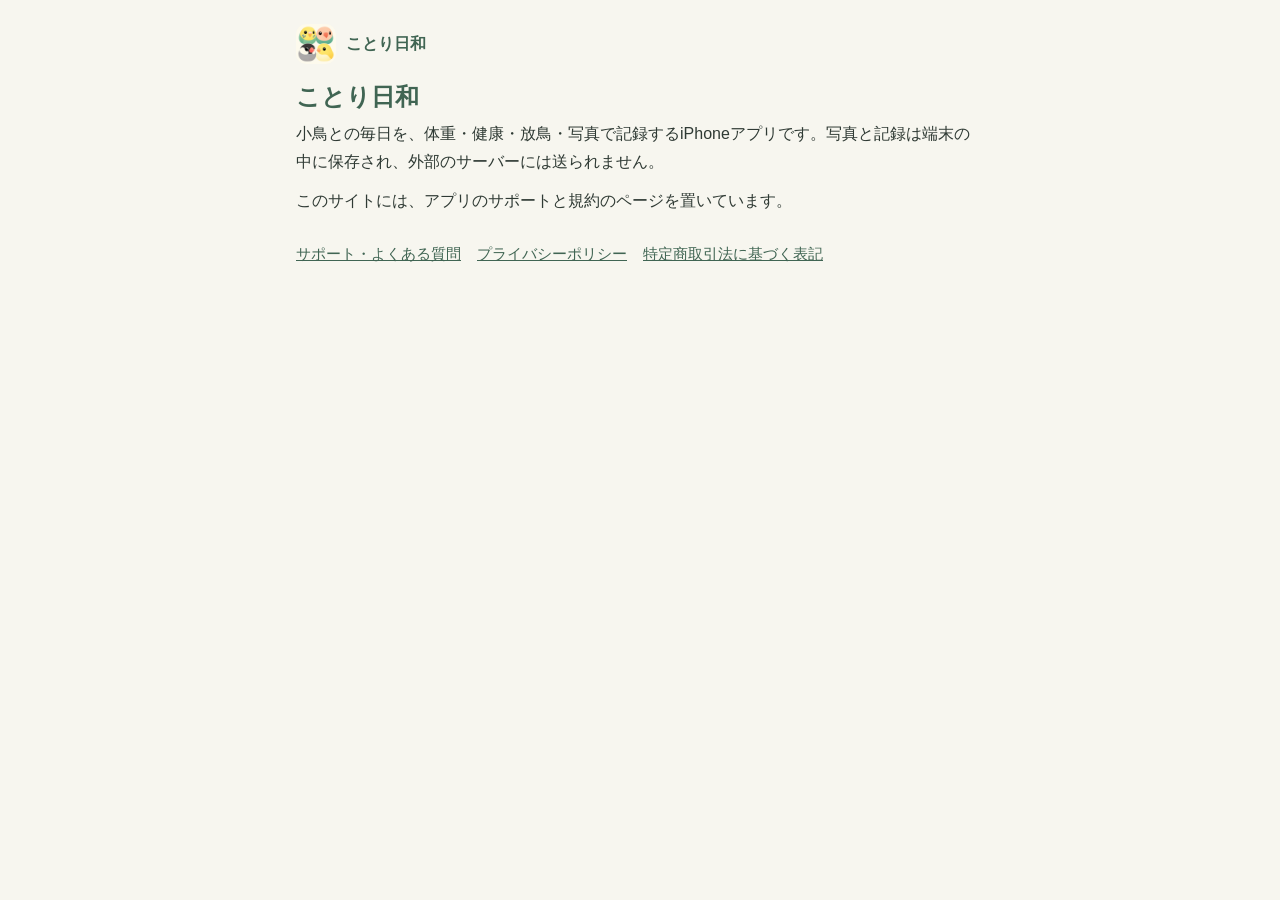
<file: index.html>
<!doctype html>
<html lang="ja">
<head>
  <meta charset="utf-8"><meta name="viewport" content="width=device-width,initial-scale=1,viewport-fit=cover">
  <meta http-equiv="Content-Security-Policy" content="default-src 'self'; style-src 'self'; img-src 'self'; object-src 'none'; base-uri 'self'; form-action 'none'">
  <meta name="theme-color" content="#406553">
  <title>ことり日和</title>
  <link rel="stylesheet" href="./legal.css">
</head>
<body>
<div class="wrap">
  <header><img src="./icon-inko-192.png" alt=""><a href="./">ことり日和</a></header>

  <h1>ことり日和</h1>
  <p>小鳥との毎日を、体重・健康・放鳥・写真で記録するiPhoneアプリです。写真と記録は端末の中に保存され、外部のサーバーには送られません。</p>
  <p>このサイトには、アプリのサポートと規約のページを置いています。</p>

  <nav class="links"><a href="./support.html">サポート・よくある質問</a><a href="./privacy.html">プライバシーポリシー</a><a href="./tokushoho.html">特定商取引法に基づく表記</a></nav>
</div>
</body>
</html>
</file>
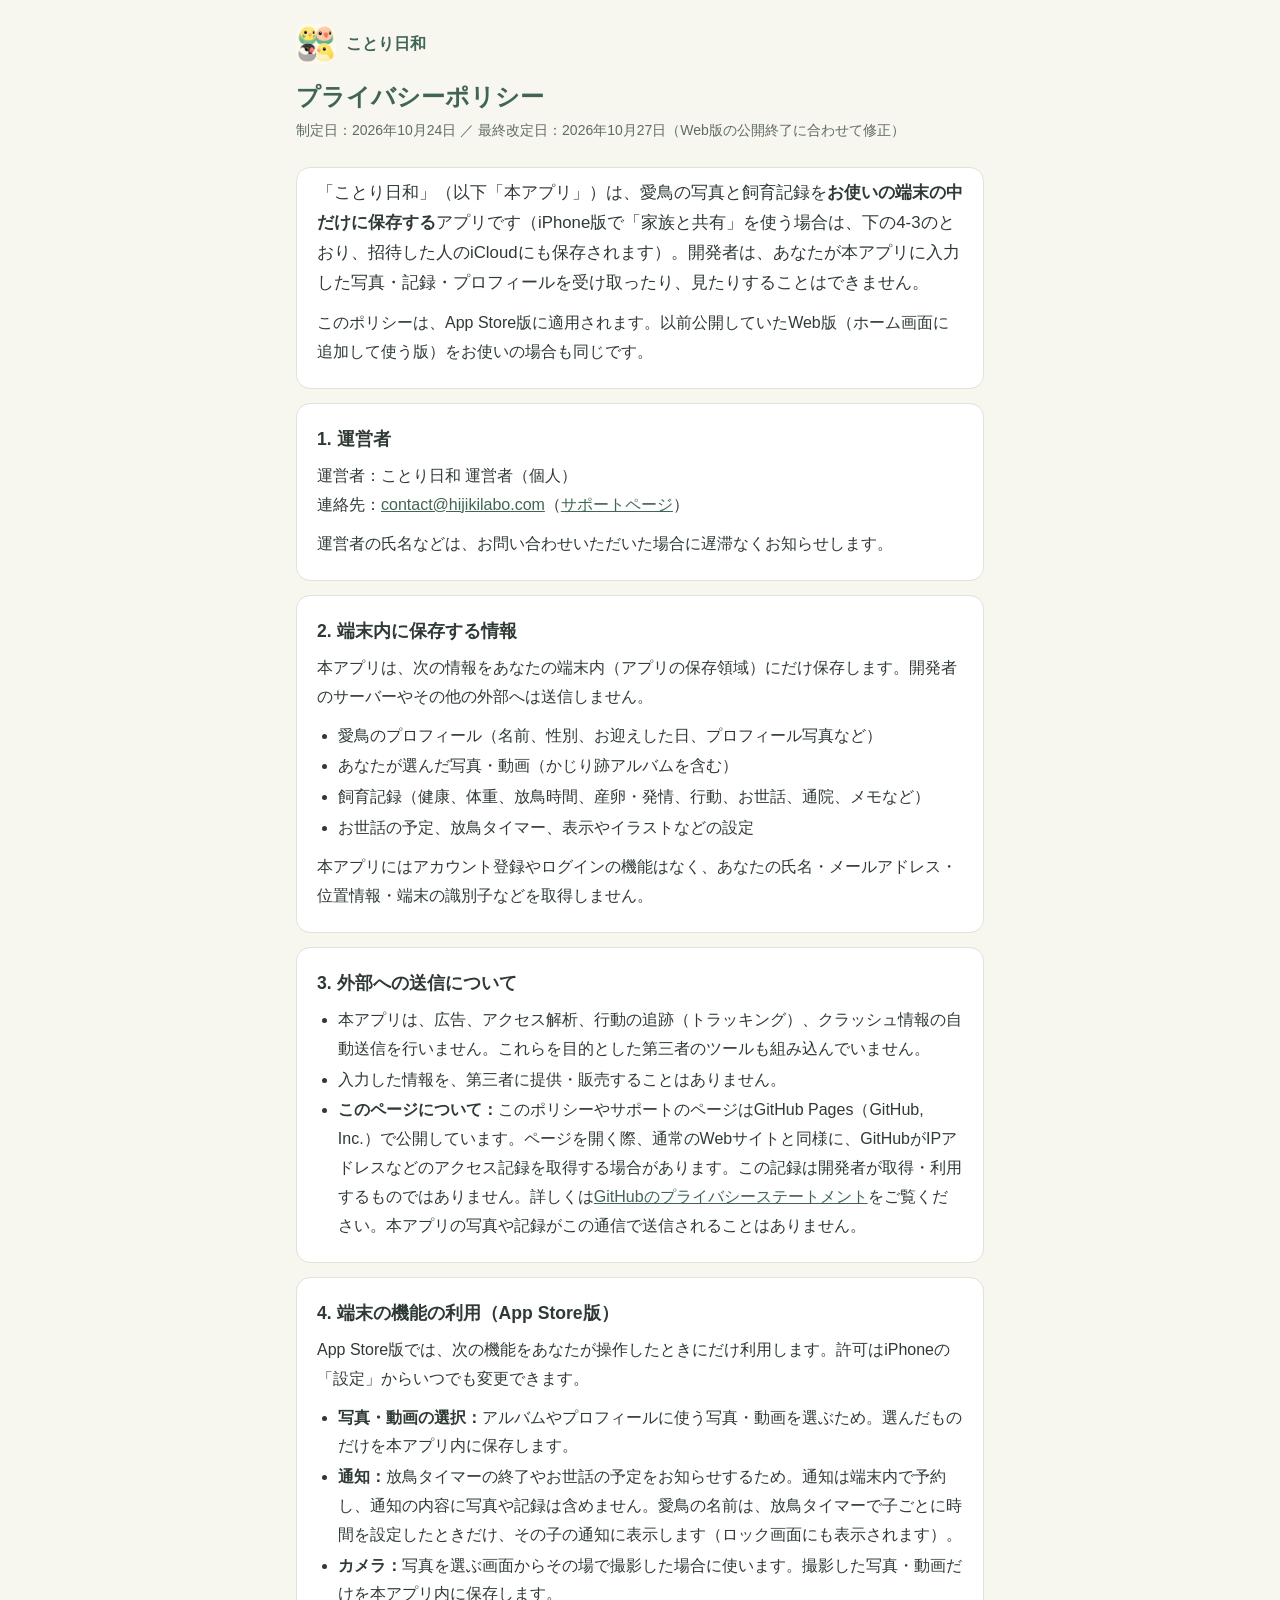
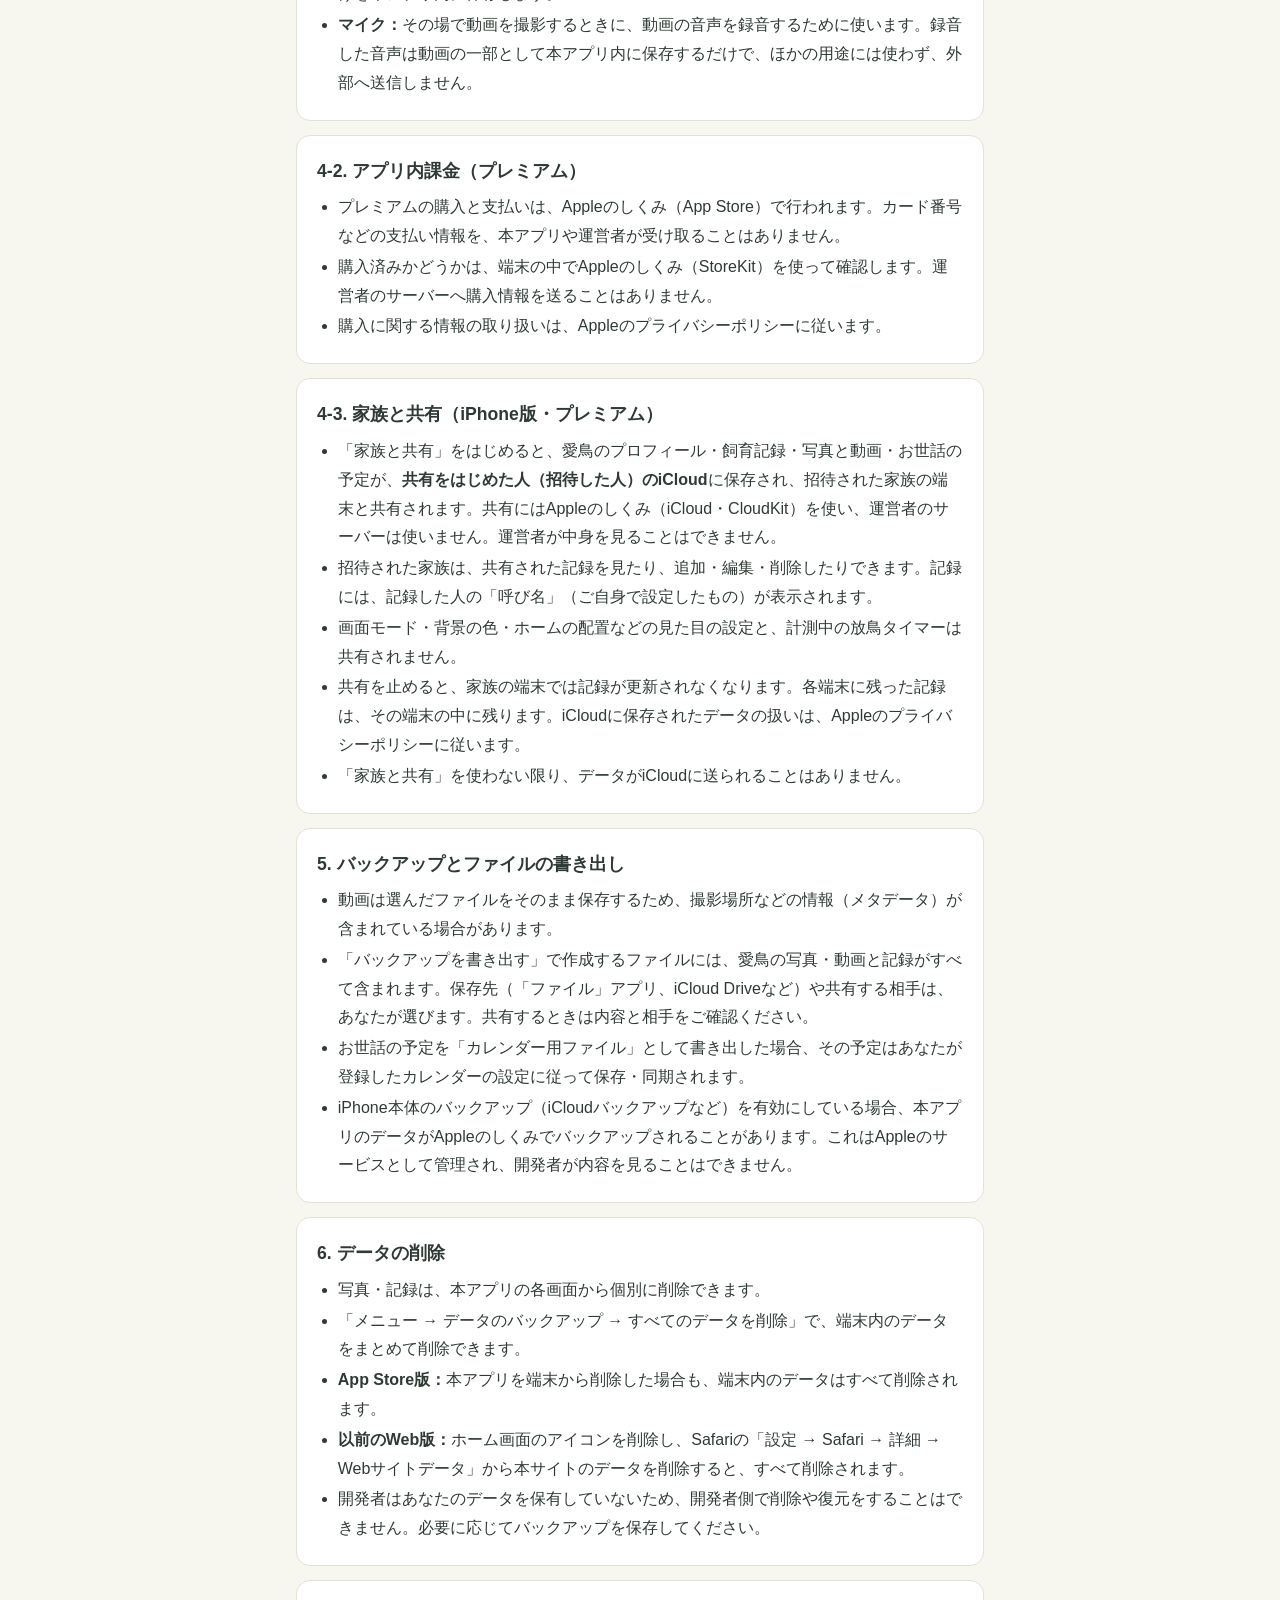
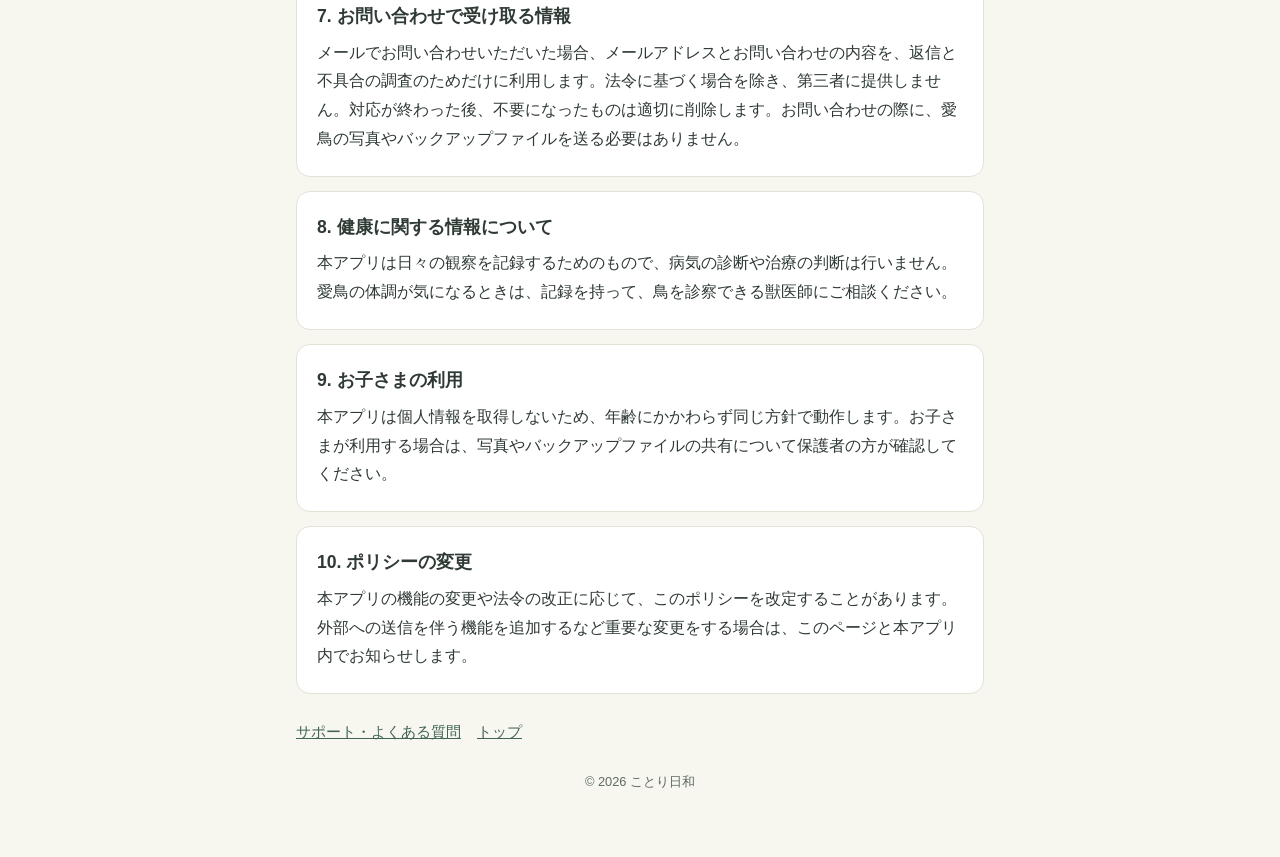
<file: privacy.html>
<!doctype html>
<html lang="ja">
<head>
  <meta charset="utf-8"><meta name="viewport" content="width=device-width,initial-scale=1,viewport-fit=cover">
  <meta http-equiv="Content-Security-Policy" content="default-src 'self'; style-src 'self'; img-src 'self'; object-src 'none'; base-uri 'self'; form-action 'none'">
  <meta name="theme-color" content="#406553">
  <title>プライバシーポリシー · ことり日和</title>
  <link rel="stylesheet" href="./legal.css">
</head>
<body>
<div class="wrap">
  <header><img src="./icon-inko-192.png" alt=""><a href="./">ことり日和</a></header>
  <h1>プライバシーポリシー</h1>
  <p class="meta">制定日：2026年10月24日 ／ 最終改定日：2026年10月27日（Web版の公開終了に合わせて修正）</p>

  <section>
    <p class="lead">「ことり日和」（以下「本アプリ」）は、愛鳥の写真と飼育記録を<strong>お使いの端末の中だけに保存する</strong>アプリです（iPhone版で「家族と共有」を使う場合は、下の4-3のとおり、招待した人のiCloudにも保存されます）。開発者は、あなたが本アプリに入力した写真・記録・プロフィールを受け取ったり、見たりすることはできません。</p>
    <p>このポリシーは、App Store版に適用されます。以前公開していたWeb版（ホーム画面に追加して使う版）をお使いの場合も同じです。</p>
  </section>

  <section>
    <h2>1. 運営者</h2>
    <p>運営者：ことり日和 運営者（個人）<br>
    連絡先：<a href="mailto:contact@hijikilabo.com?subject=%E3%81%93%E3%81%A8%E3%82%8A%E6%97%A5%E5%92%8C%E3%81%AB%E3%81%A4%E3%81%84%E3%81%A6">contact@hijikilabo.com</a>（<a href="./support.html">サポートページ</a>）</p>
    <p>運営者の氏名などは、お問い合わせいただいた場合に遅滞なくお知らせします。</p>
  </section>

  <section>
    <h2>2. 端末内に保存する情報</h2>
    <p>本アプリは、次の情報をあなたの端末内（アプリの保存領域）にだけ保存します。開発者のサーバーやその他の外部へは送信しません。</p>
    <ul>
      <li>愛鳥のプロフィール（名前、性別、お迎えした日、プロフィール写真など）</li>
      <li>あなたが選んだ写真・動画（かじり跡アルバムを含む）</li>
      <li>飼育記録（健康、体重、放鳥時間、産卵・発情、行動、お世話、通院、メモなど）</li>
      <li>お世話の予定、放鳥タイマー、表示やイラストなどの設定</li>
    </ul>
    <p>本アプリにはアカウント登録やログインの機能はなく、あなたの氏名・メールアドレス・位置情報・端末の識別子などを取得しません。</p>
  </section>

  <section>
    <h2>3. 外部への送信について</h2>
    <ul>
      <li>本アプリは、広告、アクセス解析、行動の追跡（トラッキング）、クラッシュ情報の自動送信を行いません。これらを目的とした第三者のツールも組み込んでいません。</li>
      <li>入力した情報を、第三者に提供・販売することはありません。</li>
      <li><strong>このページについて：</strong>このポリシーやサポートのページはGitHub Pages（GitHub, Inc.）で公開しています。ページを開く際、通常のWebサイトと同様に、GitHubがIPアドレスなどのアクセス記録を取得する場合があります。この記録は開発者が取得・利用するものではありません。詳しくは<a href="https://docs.github.com/ja/site-policy/privacy-policies/github-general-privacy-statement" rel="noopener">GitHubのプライバシーステートメント</a>をご覧ください。本アプリの写真や記録がこの通信で送信されることはありません。</li>
    </ul>
  </section>

  <section>
    <h2>4. 端末の機能の利用（App Store版）</h2>
    <p>App Store版では、次の機能をあなたが操作したときにだけ利用します。許可はiPhoneの「設定」からいつでも変更できます。</p>
    <ul>
      <li><strong>写真・動画の選択：</strong>アルバムやプロフィールに使う写真・動画を選ぶため。選んだものだけを本アプリ内に保存します。</li>
      <li><strong>通知：</strong>放鳥タイマーの終了やお世話の予定をお知らせするため。通知は端末内で予約し、通知の内容に写真や記録は含めません。愛鳥の名前は、放鳥タイマーで子ごとに時間を設定したときだけ、その子の通知に表示します（ロック画面にも表示されます）。</li>
      <li><strong>カメラ：</strong>写真を選ぶ画面からその場で撮影した場合に使います。撮影した写真・動画だけを本アプリ内に保存します。</li>
      <li><strong>マイク：</strong>その場で動画を撮影するときに、動画の音声を録音するために使います。録音した音声は動画の一部として本アプリ内に保存するだけで、ほかの用途には使わず、外部へ送信しません。</li>
    </ul>
  </section>

  <section>
    <h2>4-2. アプリ内課金（プレミアム）</h2>
    <ul>
      <li>プレミアムの購入と支払いは、Appleのしくみ（App Store）で行われます。カード番号などの支払い情報を、本アプリや運営者が受け取ることはありません。</li>
      <li>購入済みかどうかは、端末の中でAppleのしくみ（StoreKit）を使って確認します。運営者のサーバーへ購入情報を送ることはありません。</li>
      <li>購入に関する情報の取り扱いは、Appleのプライバシーポリシーに従います。</li>
    </ul>
  </section>

  <section>
    <h2>4-3. 家族と共有（iPhone版・プレミアム）</h2>
    <ul>
      <li>「家族と共有」をはじめると、愛鳥のプロフィール・飼育記録・写真と動画・お世話の予定が、<strong>共有をはじめた人（招待した人）のiCloud</strong>に保存され、招待された家族の端末と共有されます。共有にはAppleのしくみ（iCloud・CloudKit）を使い、運営者のサーバーは使いません。運営者が中身を見ることはできません。</li>
      <li>招待された家族は、共有された記録を見たり、追加・編集・削除したりできます。記録には、記録した人の「呼び名」（ご自身で設定したもの）が表示されます。</li>
      <li>画面モード・背景の色・ホームの配置などの見た目の設定と、計測中の放鳥タイマーは共有されません。</li>
      <li>共有を止めると、家族の端末では記録が更新されなくなります。各端末に残った記録は、その端末の中に残ります。iCloudに保存されたデータの扱いは、Appleのプライバシーポリシーに従います。</li>
      <li>「家族と共有」を使わない限り、データがiCloudに送られることはありません。</li>
    </ul>
  </section>

  <section>
    <h2>5. バックアップとファイルの書き出し</h2>
    <ul>
      <li>動画は選んだファイルをそのまま保存するため、撮影場所などの情報（メタデータ）が含まれている場合があります。</li>
      <li>「バックアップを書き出す」で作成するファイルには、愛鳥の写真・動画と記録がすべて含まれます。保存先（「ファイル」アプリ、iCloud Driveなど）や共有する相手は、あなたが選びます。共有するときは内容と相手をご確認ください。</li>
      <li>お世話の予定を「カレンダー用ファイル」として書き出した場合、その予定はあなたが登録したカレンダーの設定に従って保存・同期されます。</li>
      <li>iPhone本体のバックアップ（iCloudバックアップなど）を有効にしている場合、本アプリのデータがAppleのしくみでバックアップされることがあります。これはAppleのサービスとして管理され、開発者が内容を見ることはできません。</li>
    </ul>
  </section>

  <section>
    <h2>6. データの削除</h2>
    <ul>
      <li>写真・記録は、本アプリの各画面から個別に削除できます。</li>
      <li>「メニュー → データのバックアップ → すべてのデータを削除」で、端末内のデータをまとめて削除できます。</li>
      <li><strong>App Store版：</strong>本アプリを端末から削除した場合も、端末内のデータはすべて削除されます。</li>
      <li><strong>以前のWeb版：</strong>ホーム画面のアイコンを削除し、Safariの「設定 → Safari → 詳細 → Webサイトデータ」から本サイトのデータを削除すると、すべて削除されます。</li>
      <li>開発者はあなたのデータを保有していないため、開発者側で削除や復元をすることはできません。必要に応じてバックアップを保存してください。</li>
    </ul>
  </section>

  <section>
    <h2>7. お問い合わせで受け取る情報</h2>
    <p>メールでお問い合わせいただいた場合、メールアドレスとお問い合わせの内容を、返信と不具合の調査のためだけに利用します。法令に基づく場合を除き、第三者に提供しません。対応が終わった後、不要になったものは適切に削除します。お問い合わせの際に、愛鳥の写真やバックアップファイルを送る必要はありません。</p>
  </section>

  <section>
    <h2>8. 健康に関する情報について</h2>
    <p>本アプリは日々の観察を記録するためのもので、病気の診断や治療の判断は行いません。愛鳥の体調が気になるときは、記録を持って、鳥を診察できる獣医師にご相談ください。</p>
  </section>

  <section>
    <h2>9. お子さまの利用</h2>
    <p>本アプリは個人情報を取得しないため、年齢にかかわらず同じ方針で動作します。お子さまが利用する場合は、写真やバックアップファイルの共有について保護者の方が確認してください。</p>
  </section>

  <section>
    <h2>10. ポリシーの変更</h2>
    <p>本アプリの機能の変更や法令の改正に応じて、このポリシーを改定することがあります。外部への送信を伴う機能を追加するなど重要な変更をする場合は、このページと本アプリ内でお知らせします。</p>
  </section>

  <nav class="links"><a href="./support.html">サポート・よくある質問</a><a href="./">トップ</a></nav>
  <footer>© 2026 ことり日和</footer>
</div>
</body>
</html>
</file>
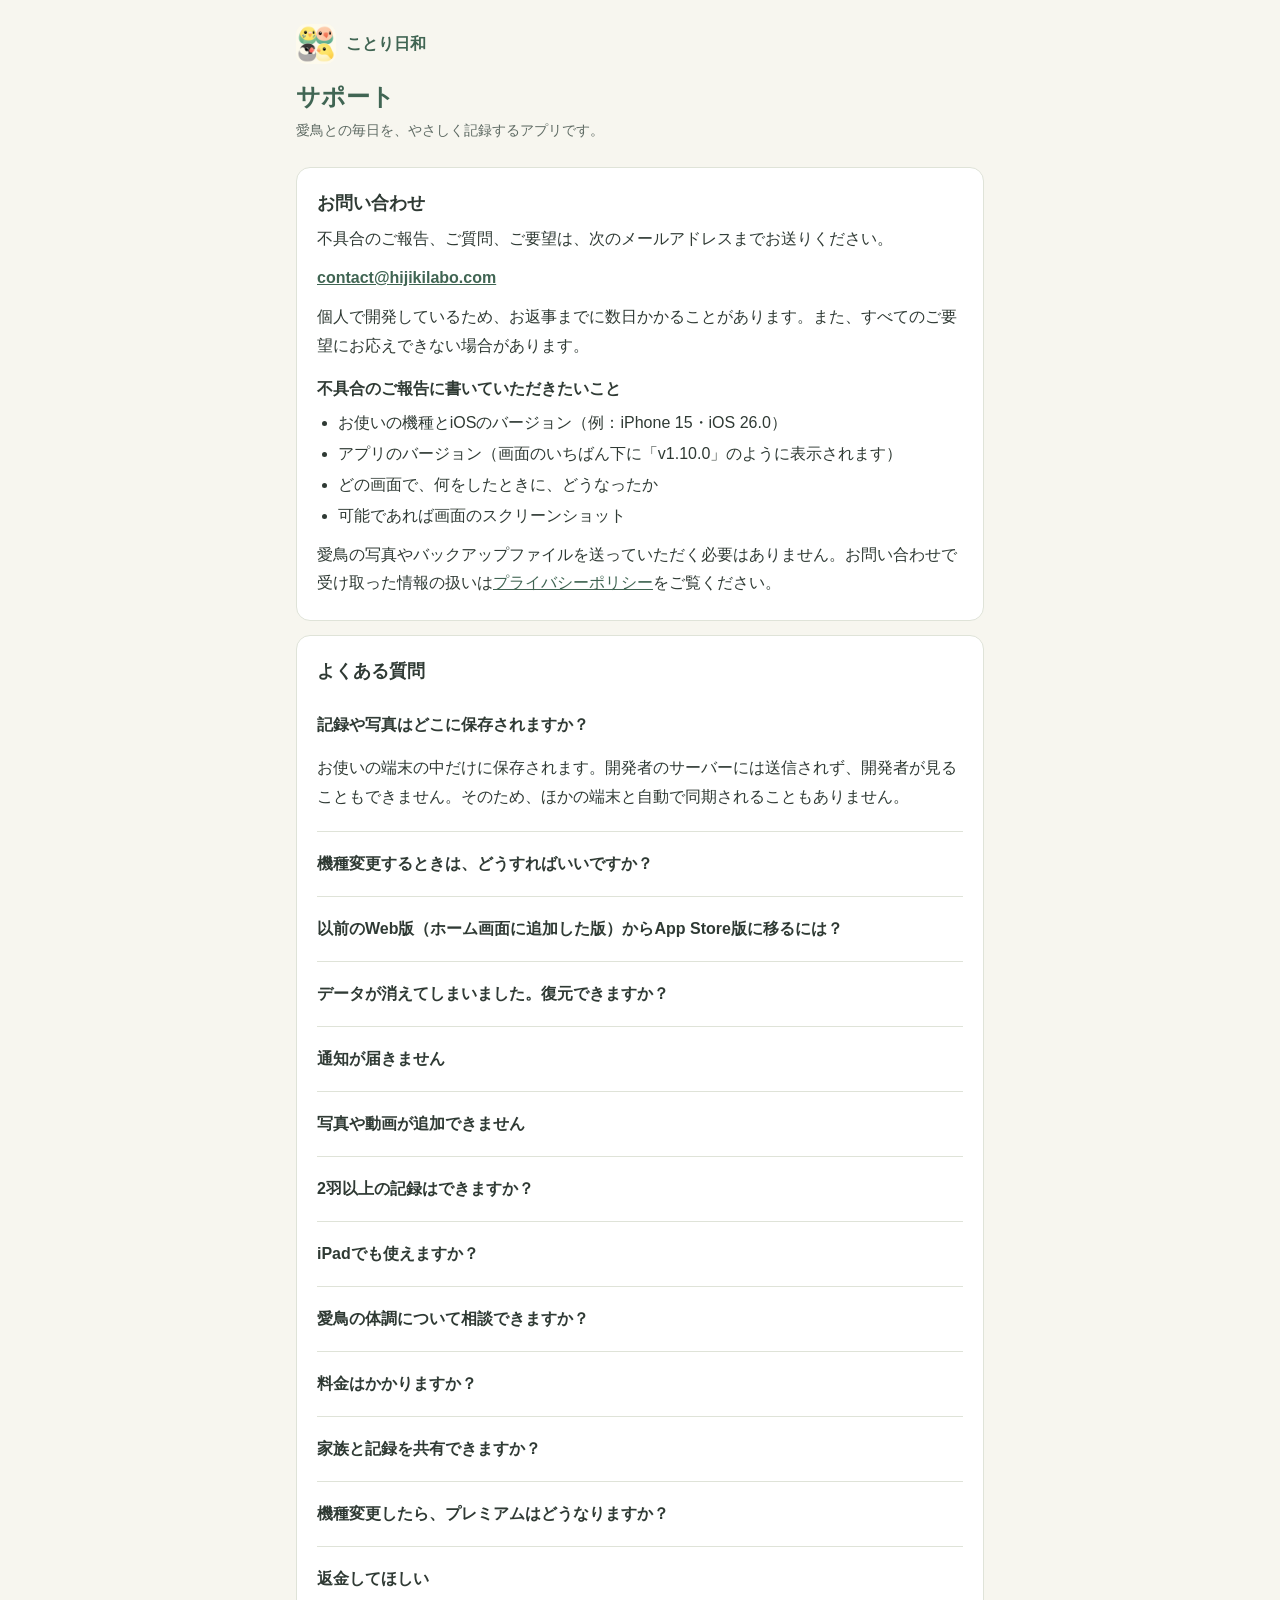
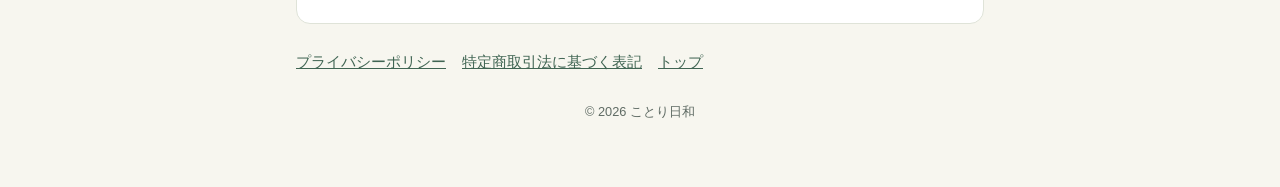
<file: support.html>
<!doctype html>
<html lang="ja">
<head>
  <meta charset="utf-8"><meta name="viewport" content="width=device-width,initial-scale=1,viewport-fit=cover">
  <meta http-equiv="Content-Security-Policy" content="default-src 'self'; style-src 'self'; img-src 'self'; object-src 'none'; base-uri 'self'; form-action 'none'">
  <meta name="theme-color" content="#406553">
  <title>サポート · ことり日和</title>
  <link rel="stylesheet" href="./legal.css">
</head>
<body>
<div class="wrap">
  <header><img src="./icon-inko-192.png" alt=""><a href="./">ことり日和</a></header>
  <h1>サポート</h1>
  <p class="meta">愛鳥との毎日を、やさしく記録するアプリです。</p>

  <section>
    <h2>お問い合わせ</h2>
    <p>不具合のご報告、ご質問、ご要望は、次のメールアドレスまでお送りください。</p>
    <p><strong><a href="mailto:contact@hijikilabo.com?subject=%E3%81%93%E3%81%A8%E3%82%8A%E6%97%A5%E5%92%8C%E3%81%AB%E3%81%A4%E3%81%84%E3%81%A6">contact@hijikilabo.com</a></strong></p>
    <p>個人で開発しているため、お返事までに数日かかることがあります。また、すべてのご要望にお応えできない場合があります。</p>
    <h3>不具合のご報告に書いていただきたいこと</h3>
    <ul>
      <li>お使いの機種とiOSのバージョン（例：iPhone 15・iOS 26.0）</li>
      <li>アプリのバージョン（画面のいちばん下に「v1.10.0」のように表示されます）</li>
      <li>どの画面で、何をしたときに、どうなったか</li>
      <li>可能であれば画面のスクリーンショット</li>
    </ul>
    <p>愛鳥の写真やバックアップファイルを送っていただく必要はありません。お問い合わせで受け取った情報の扱いは<a href="./privacy.html">プライバシーポリシー</a>をご覧ください。</p>
  </section>

  <section>
    <h2>よくある質問</h2>

    <details open>
      <summary>記録や写真はどこに保存されますか？</summary>
      <p>お使いの端末の中だけに保存されます。開発者のサーバーには送信されず、開発者が見ることもできません。そのため、ほかの端末と自動で同期されることもありません。</p>
    </details>

    <details>
      <summary>機種変更するときは、どうすればいいですか？</summary>
      <ol>
        <li>古い端末で「メニュー → データを持ち出す・戻す → バックアップを書き出す」を選び、「ファイル」アプリやiCloud Driveに保存します。</li>
        <li>新しい端末で本アプリを開き、「バックアップから復元」で保存したファイルを選びます。</li>
      </ol>
      <p>復元すると、新しい端末にあるデータはファイルの内容で置き換わります。実行中の放鳥タイマーは引き継がれません。</p>
      <p>「記録だけを書き出す」で作ったファイルには写真・動画が入っていません。機種変更のときは、写真も含む「バックアップを書き出す」を使ってください。「記録だけ」は、体重や健康の記録をこまめに残すためのものです。同じ端末で復元すると、端末の写真・動画はそのまま残ります。</p>
    </details>

    <details>
      <summary>以前のWeb版（ホーム画面に追加した版）からApp Store版に移るには？</summary>
      <p>Web版とApp Store版は保存場所が別のため、データは自動では引き継がれません。Web版でバックアップを書き出し、App Store版で復元してください。復元できたことを確かめるまでは、Web版を削除しないでください。</p>
    </details>

    <details>
      <summary>データが消えてしまいました。復元できますか？</summary>
      <p>開発者はデータを保有していないため、こちらで復元することはできません。書き出したバックアップファイルがあれば、そこから復元できます。大切な記録の後や週に1回程度、バックアップを保存しておくことをおすすめします。</p>
    </details>

    <details>
      <summary>通知が届きません</summary>
      <ul>
        <li>iPhoneの「設定 → 通知 → ことり日和」で通知が許可されているか確認してください。</li>
        <li>集中モードや消音の設定によっては、通知が表示されなかったり音が鳴らなかったりします。</li>
      </ul>
    </details>

    <details>
      <summary>写真や動画が追加できません</summary>
      <p>写真・動画は合計100件まで（iPhone版のプレミアムでは1,000件まで）保存できます。iPhone版の写真・動画は端末の空き容量も使います。上限に近い場合は、バックアップを書き出してから不要な写真や動画を削除してください。画像は1枚25MB以下、動画は1本8MB以下（iPhone版のプレミアムでは長さの制限なし）のものを選んでください。アルバムの「写真・動画を追加」では、複数の写真・動画をまとめて選べます。削除するときは「選択して削除」で複数を選び（「すべて選ぶ」も可）、まとめて削除できます。</p>
    </details>

    <details>
      <summary>2羽以上の記録はできますか？</summary>
      <p>はい。1羽目は無料で、2羽目からはプレミアム（買い切り）で登録できます。登録した子は画面上部で切り替えられ、体重や健康の記録、写真はそれぞれの子ごとに残ります。ご飯替え・水替え・掃除の予定はみんなで共通です。</p>
    </details>

    <details>
      <summary>iPadでも使えますか？</summary>
      <p>はい。iPhone版のアプリはiPadにも対応していて、大きな画面ではホームを2列に、アルバムを5〜6列に並べて表示します。同じApple IDなら、購入したプレミアムはiPadでも追加料金なしで使えます（「メニュー → プレミアム → 購入を復元」）。記録はそれぞれの端末の中に保存されるため、iPhoneとiPadで自動では同じになりません。iPadへ移すときは、iPhoneでバックアップを書き出し、iPadで復元してください。</p>
    </details>

    <details>
      <summary>愛鳥の体調について相談できますか？</summary>
      <p>本アプリは観察を記録するためのもので、病気の診断や、体重が適正かどうかの判定は行いません。開発者が健康相談にお答えすることもできません。気になる変化があるときは、記録を持って、鳥を診察できる動物病院にご相談ください。</p>
    </details>

    <details>
      <summary>料金はかかりますか？</summary>
      <p>記録・健康チェック・体重のお知らせ・放鳥タイマー・お世話の通知・アルバム（写真・動画100件まで）・写真を含むバックアップは無料でお使いいただけます。広告は表示しません。iPhone版の「プレミアム」（買い切り・月額なし）では、2羽目以降の登録、家族との共有、グラフの3か月・1年表示、受診用レポート（PDF・CSV・動物病院向けの1枚サマリー・CSVからの記録の追加）、記録だけのバックアップ、記念日カード、成長アルバム、背景の色・ホームの並び順・ホーム写真のレイアウトの変更、アイコンと放鳥タイマーにホームとは別の写真を使う設定、写真・動画1,000件までの保存（長い動画も可）、ロック画面の放鳥タイマーが使えます。価格は800円（税込）です。</p>
    </details>

    <details>
      <summary>家族と記録を共有できますか？</summary>
      <p>iPhone版で、プレミアムを購入した方が「メニュー → 家族と共有」から家族を招待できます。招待された家族は無料で参加でき、愛鳥・記録・写真・お世話の予定を一緒に使えます。記録はプレミアムを購入した方のiCloudに保存され、開発者のサーバーは使いません。1本8MBを超える動画は、今は共有されず、追加した端末だけに残ります。招待を受けて参加すると、その端末の今の記録は共有の記録に置き換わるので、先にバックアップを書き出してください。Android版での共有は今後の予定です。</p>
    </details>

    <details>
      <summary>機種変更したら、プレミアムはどうなりますか？</summary>
      <p>同じApple IDでサインインしていれば、新しい端末でも追加料金なしで使えます。アプリの「メニュー → プレミアム → 購入を復元」を押してください。記録や写真は、別途バックアップから復元してください。</p>
    </details>

    <details>
      <summary>返金してほしい</summary>
      <p>購入と支払いはAppleが管理しています。返金のご相談は、Appleの「<a href="https://reportaproblem.apple.com/" rel="noopener">問題を報告する</a>」からお手続きください。詳しくは<a href="./tokushoho.html">特定商取引法に基づく表記</a>をご覧ください。</p>
    </details>
  </section>

  <nav class="links"><a href="./privacy.html">プライバシーポリシー</a><a href="./tokushoho.html">特定商取引法に基づく表記</a><a href="./">トップ</a></nav>
  <footer>© 2026 ことり日和</footer>
</div>
</body>
</html>
</file>
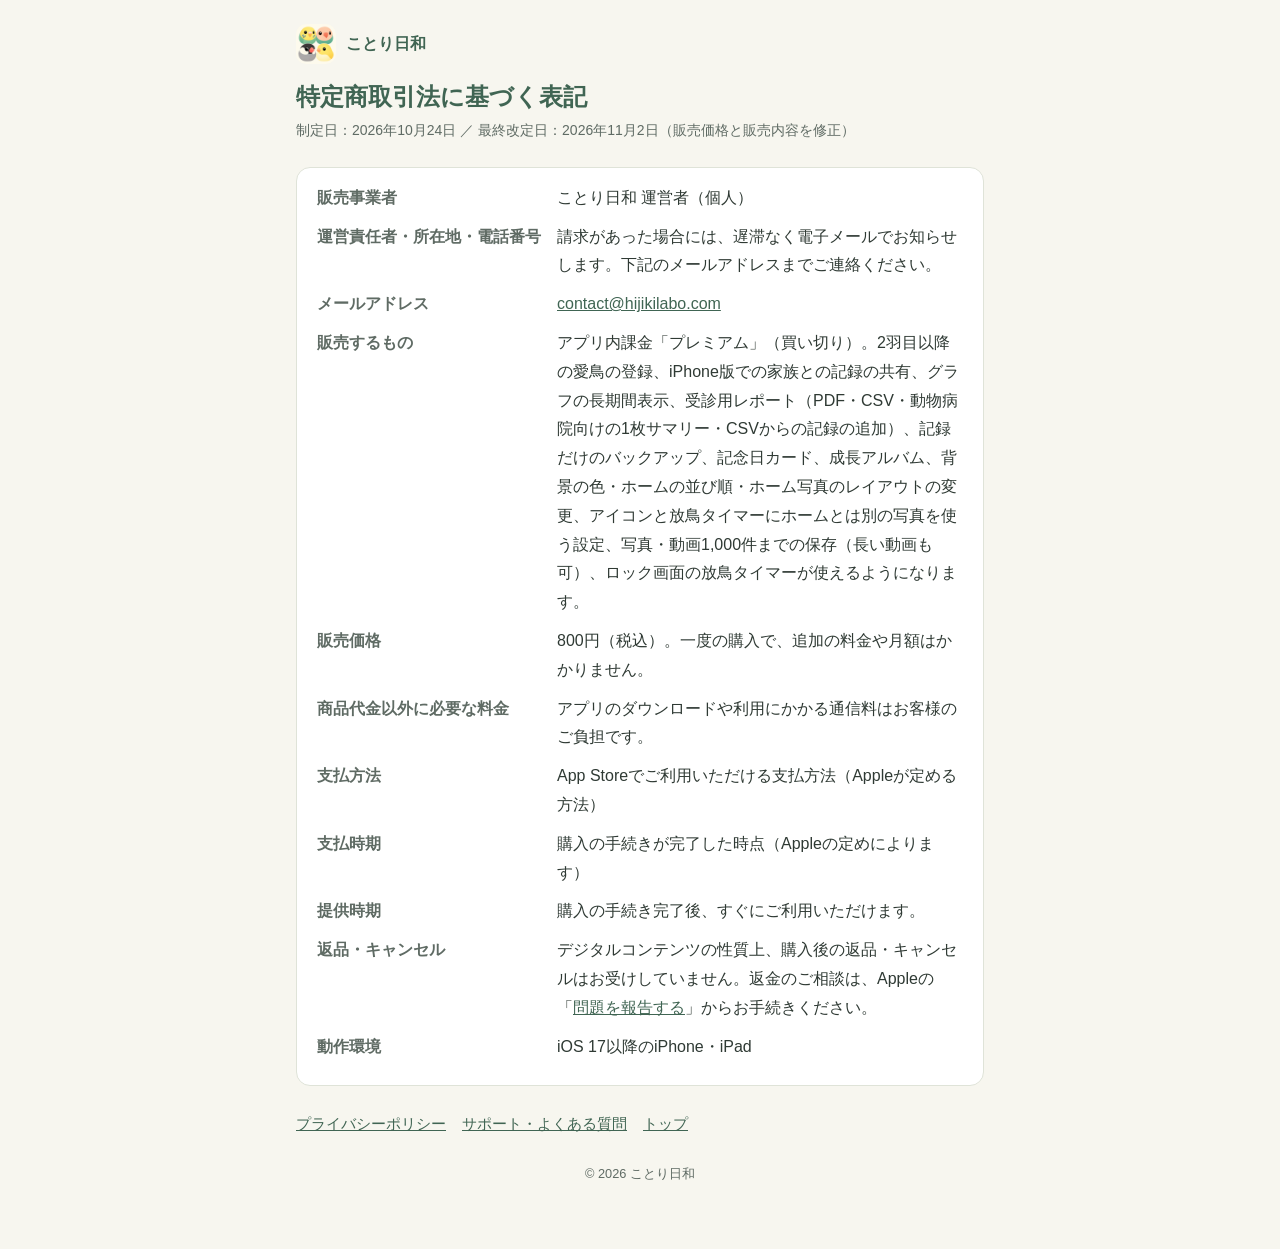
<file: tokushoho.html>
<!doctype html>
<html lang="ja">
<head>
  <meta charset="utf-8"><meta name="viewport" content="width=device-width,initial-scale=1,viewport-fit=cover">
  <meta http-equiv="Content-Security-Policy" content="default-src 'self'; style-src 'self'; img-src 'self'; object-src 'none'; base-uri 'self'; form-action 'none'">
  <meta name="theme-color" content="#406553">
  <title>特定商取引法に基づく表記 · ことり日和</title>
  <link rel="stylesheet" href="./legal.css">
</head>
<body>
<div class="wrap">
  <header><img src="./icon-inko-192.png" alt=""><a href="./">ことり日和</a></header>
  <h1>特定商取引法に基づく表記</h1>
  <p class="meta">制定日：2026年10月24日 ／ 最終改定日：2026年11月2日（販売価格と販売内容を修正）</p>

  <section>
    <dl class="law">
      <dt>販売事業者</dt>
      <dd>ことり日和 運営者（個人）</dd>
      <dt>運営責任者・所在地・電話番号</dt>
      <dd>請求があった場合には、遅滞なく電子メールでお知らせします。下記のメールアドレスまでご連絡ください。</dd>
      <dt>メールアドレス</dt>
      <dd><a href="mailto:contact@hijikilabo.com?subject=%E3%81%93%E3%81%A8%E3%82%8A%E6%97%A5%E5%92%8C%E3%81%AB%E3%81%A4%E3%81%84%E3%81%A6">contact@hijikilabo.com</a></dd>
      <dt>販売するもの</dt>
      <dd>アプリ内課金「プレミアム」（買い切り）。2羽目以降の愛鳥の登録、iPhone版での家族との記録の共有、グラフの長期間表示、受診用レポート（PDF・CSV・動物病院向けの1枚サマリー・CSVからの記録の追加）、記録だけのバックアップ、記念日カード、成長アルバム、背景の色・ホームの並び順・ホーム写真のレイアウトの変更、アイコンと放鳥タイマーにホームとは別の写真を使う設定、写真・動画1,000件までの保存（長い動画も可）、ロック画面の放鳥タイマーが使えるようになります。</dd>
      <dt>販売価格</dt>
      <dd>800円（税込）。一度の購入で、追加の料金や月額はかかりません。</dd>
      <dt>商品代金以外に必要な料金</dt>
      <dd>アプリのダウンロードや利用にかかる通信料はお客様のご負担です。</dd>
      <dt>支払方法</dt>
      <dd>App Storeでご利用いただける支払方法（Appleが定める方法）</dd>
      <dt>支払時期</dt>
      <dd>購入の手続きが完了した時点（Appleの定めによります）</dd>
      <dt>提供時期</dt>
      <dd>購入の手続き完了後、すぐにご利用いただけます。</dd>
      <dt>返品・キャンセル</dt>
      <dd>デジタルコンテンツの性質上、購入後の返品・キャンセルはお受けしていません。返金のご相談は、Appleの「<a href="https://reportaproblem.apple.com/" rel="noopener">問題を報告する</a>」からお手続きください。</dd>
      <dt>動作環境</dt>
      <dd>iOS 17以降のiPhone・iPad</dd>
    </dl>
  </section>

  <nav class="links"><a href="./privacy.html">プライバシーポリシー</a><a href="./support.html">サポート・よくある質問</a><a href="./">トップ</a></nav>
  <footer>© 2026 ことり日和</footer>
</div>
</body>
</html>
</file>
<file: legal.css>
:root{--green:#406553;--bg:#f7f6ef;--card:#fff;--text:#2f3a34;--muted:#5f6b64;--line:#dfe3d8;--mark:#fff3b0}
@media (prefers-color-scheme:dark){:root{--green:#9cc7ae;--bg:#1d2320;--card:#262e2a;--text:#e8ece8;--muted:#a9b4ad;--line:#38423d;--mark:#5a4d12}}
*{box-sizing:border-box}
body{margin:0;background:var(--bg);color:var(--text);font-family:-apple-system,BlinkMacSystemFont,"Hiragino Kaku Gothic ProN","Noto Sans JP",sans-serif;font-size:16px;line-height:1.8;-webkit-text-size-adjust:100%}
.wrap{max-width:720px;margin:0 auto;padding:24px 16px 64px}
header{display:flex;align-items:center;gap:10px;margin-bottom:8px}
header img{width:40px;height:40px;border-radius:10px}
header a{color:var(--green);font-weight:700;text-decoration:none}
h1{font-size:1.5rem;line-height:1.4;margin:16px 0 4px;color:var(--green)}
.meta{color:var(--muted);font-size:.875rem;margin:0 0 24px}
section{background:var(--card);border:1px solid var(--line);border-radius:14px;padding:4px 20px 12px;margin:0 0 14px}
h2{font-size:1.1rem;margin:16px 0 6px}
h3{font-size:1rem;margin:14px 0 4px}
p,ul,ol{margin:6px 0 10px}
ul,ol{padding-left:1.3em}
li{margin:2px 0}
a{color:var(--green)}
mark{background:var(--mark);color:inherit;padding:0 3px;border-radius:3px}
details{border-top:1px solid var(--line);padding:10px 0}
details:first-of-type{border-top:0}
summary{font-weight:700;cursor:pointer;min-height:44px;display:flex;align-items:center}
.lead{font-size:1.05rem}
nav.links{display:flex;flex-wrap:wrap;gap:8px 16px;margin:24px 0 0;font-size:.95rem}
footer{color:var(--muted);font-size:.8rem;margin-top:24px;text-align:center}
dl.law{display:grid;grid-template-columns:minmax(7em,auto) 1fr;gap:10px 16px;margin:12px 0}dl.law dt{font-weight:700;color:var(--muted)}dl.law dd{margin:0;overflow-wrap:anywhere}@media(max-width:480px){dl.law{grid-template-columns:1fr;gap:2px}dl.law dd{margin-bottom:12px}}
</file>
